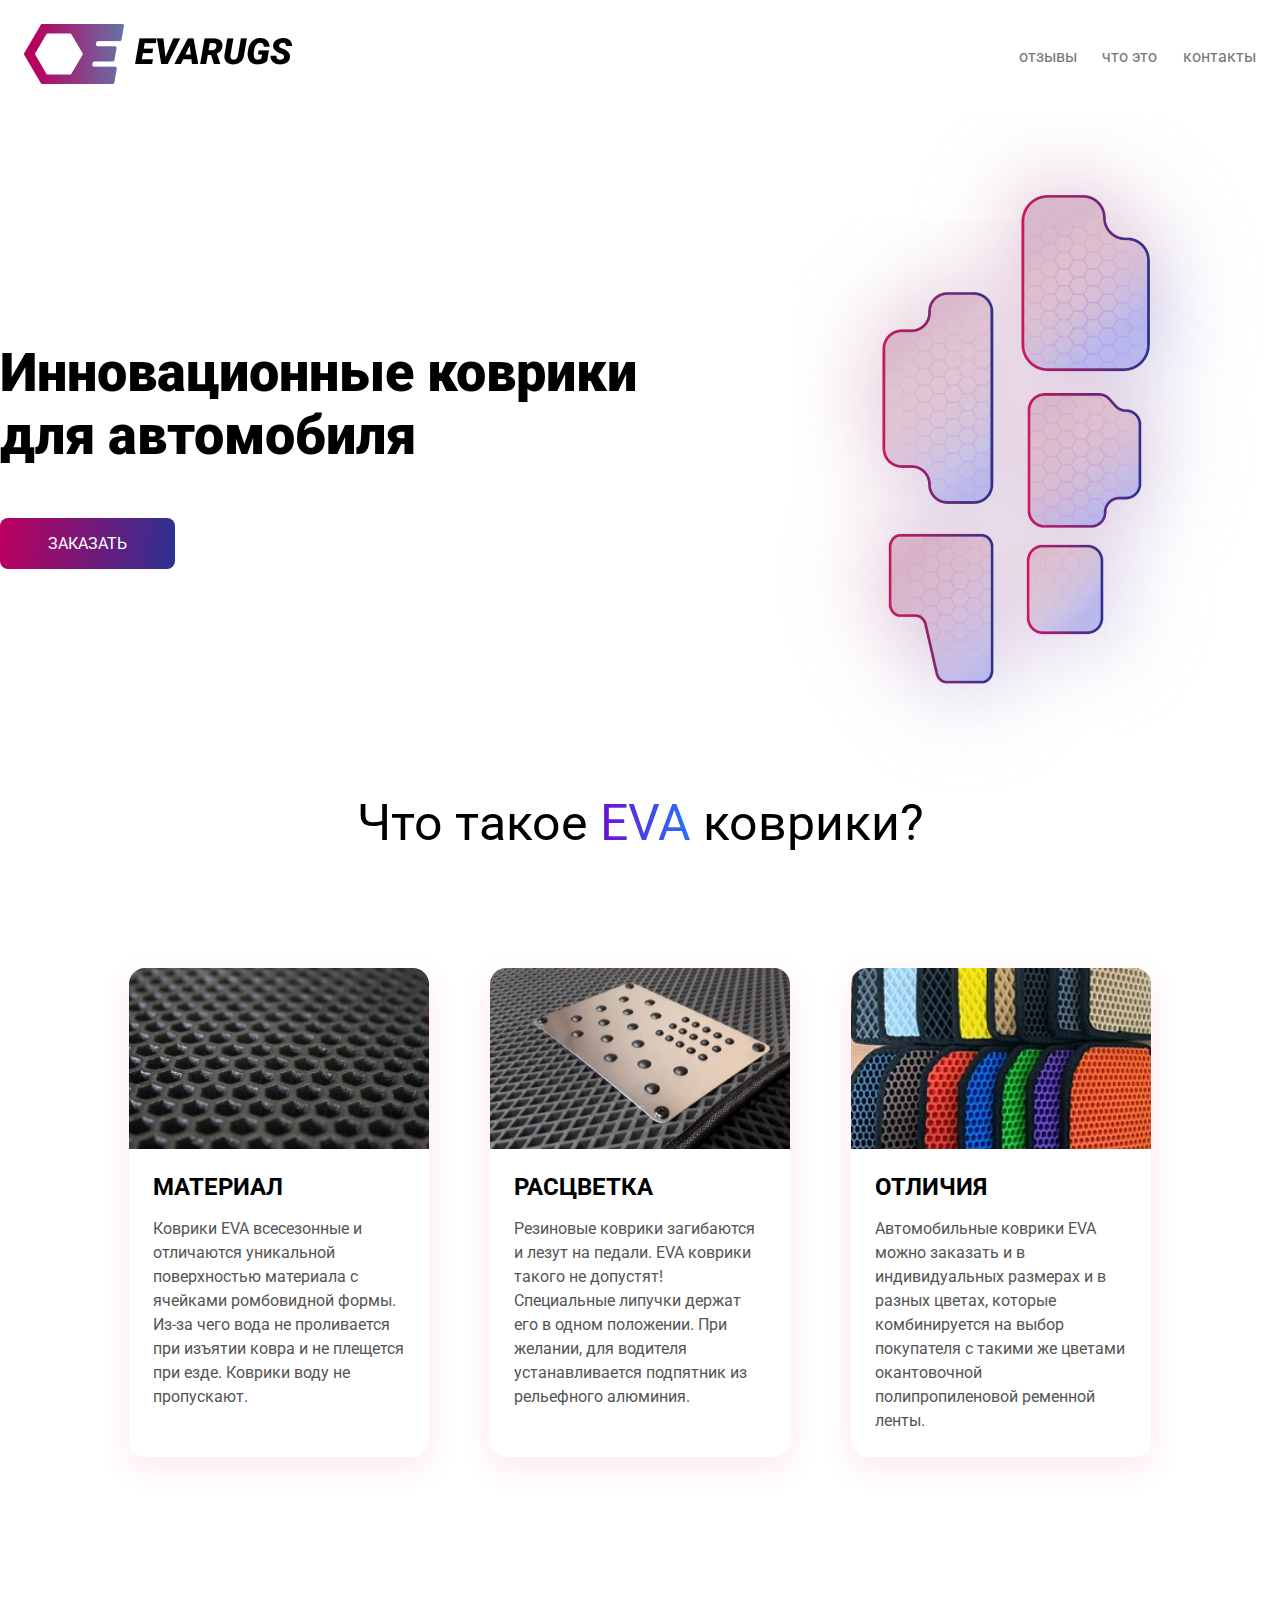
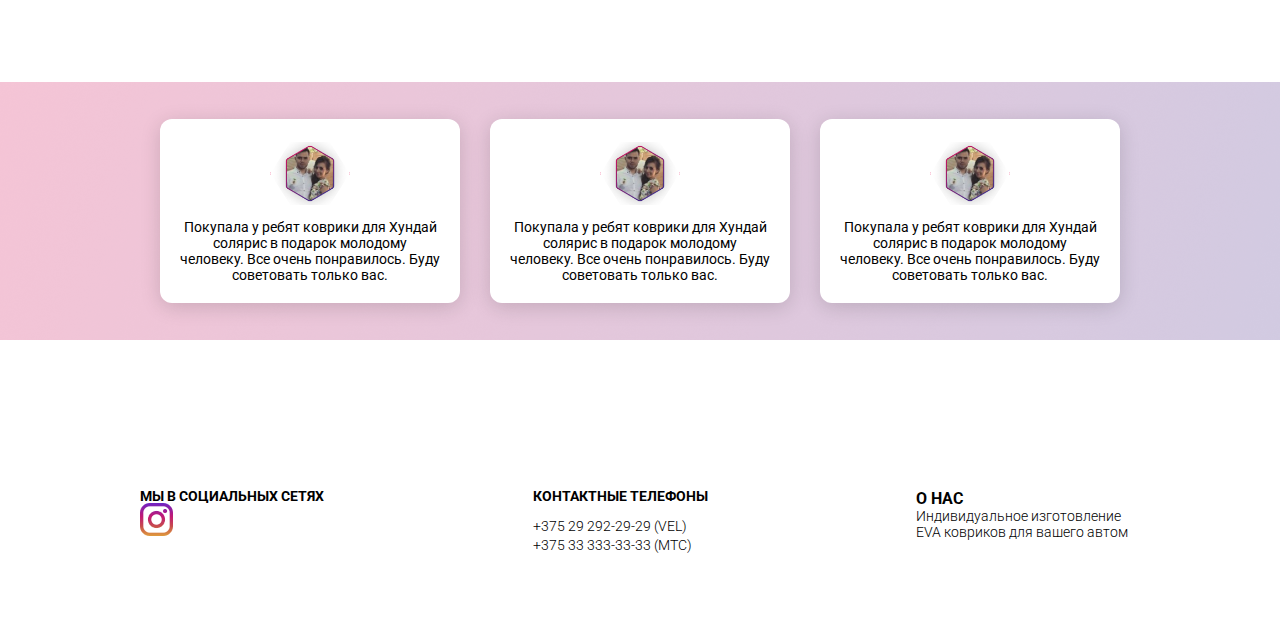
<file: index.html>
<!DOCTYPE html>
<html lang="en">
<head>
    <meta charset="UTF-8">
    <meta name="viewport" content="width=device-width, initial-scale=1.0">
    <title>Document</title>
    <link rel="preconnect" href="https://fonts.googleapis.com">
<link rel="preconnect" href="https://fonts.gstatic.com" crossorigin>
<link href="https://fonts.googleapis.com/css2?family=DM+Serif+Display:ital@0;1&family=Inter:ital,opsz,wght@0,14..32,100..900;1,14..32,100..900&family=Montserrat:ital,wght@0,100..900;1,100..900&family=Open+Sans:ital,wght@0,300..800;1,300..800&family=Poppins:ital,wght@0,100;0,200;0,300;0,400;0,500;0,600;0,700;0,800;0,900;1,100;1,200;1,300;1,400;1,500;1,600;1,700;1,800;1,900&family=Public+Sans:ital,wght@0,100..900;1,100..900&family=Quantico:ital,wght@0,400;0,700;1,400;1,700&family=Roboto:ital,wght@0,100..900;1,100..900&family=Rubik:ital,wght@0,300..900;1,300..900&display=swap" rel="stylesheet">
    <link rel="stylesheet" href="main.css">
</head>
<body>
    
    <header class="header container">
        <nav class="nav">
            <a href="" class="logo">
                <img src="img/Group 3 (1).png" alt="">
            </a>
    
                <ul>
                    <li><a href="" class="nav__link">отзывы</a></li>
                    <li><a href="" class="nav__link">что это</a></li>
                    <li><a href="" class="nav__link">контакты</a></li>
                </ul>
        </nav>
        <div class="header__content">
            <div class="header__content-text">
                <h2 class="header__content-title">Инновационные коврики 
    для автомобиля</h2>
                <a href="form.html" class="btn">
                    ЗАКАЗАТЬ
                </a>
            </div>
            <img src="img/коврф 1.png" alt="">
        </div>
        <h1 class="h1">Что такое <span class="gradient-text">EVA</span> коврики?</h1>

 <div class="card__king">
           <div class="card">
  <img src="img/image00004 1.jpg" alt="">
  <div class="card-content">
    <h2>МАТЕРИАЛ</h2>
    <p>
      Коврики EVA всесезонные и отличаются уникальной поверхностью материала с ячейками ромбовидной формы. 
      Из-за чего вода не проливается при изъятии ковра и не плещется при езде. Коврики воду не пропускают.
    </p>
  </div>
</div>
    <div class="card">
  <img src="img/file 1.jpg" alt="">
  <div class="card-content">
    <h2>РАСЦВЕТКА </h2>
    <p>
      Резиновые коврики загибаются и лезут на педали. EVA коврики такого не допустят! Специальные липучки держат его в одном положении. При желании, для водителя устанавливается подпятник из рельефного алюминия.
    </p>
  </div>
</div>

  <div class="card">
  <img src="img/kov1-1-300x225 1.jpg" alt="">
  <div class="card-content">
    <h2>ОТЛИЧИЯ</h2>
    <p>
      Автомобильные коврики EVA можно заказать и в индивидуальных размерах и в разных цветах, которые комбинируется на выбор покупателя с такими же цветами окантовочной полипропиленовой ременной ленты.
    </p>
  </div>
</div>

  
    </header>

    <div class="testimonials-section">
    <div class="testimonial-card">
      <div class="hexagon">
        <img src="img/Mask Group.png" alt="avatar" />
      </div>
      <p>
        Покупала у ребят коврики для Хундай солярис в подарок молодому человеку.
        Все очень понравилось. Буду советовать только вас.
      </p>
    </div>
    <div class="testimonial-card">
      <div class="hexagon">
        <img src="img/Mask Group.png" alt="avatar" />
      </div>
      <p>
        Покупала у ребят коврики для Хундай солярис в подарок молодому человеку.
        Все очень понравилось. Буду советовать только вас.
      </p>
    </div>
    <div class="testimonial-card">
      <div class="hexagon">
        <img src="img/Mask Group.png" alt="avatar" />
      </div>
      <p>
        Покупала у ребят коврики для Хундай солярис в подарок молодому человеку.
        Все очень понравилось. Буду советовать только вас.
      </p>
    </div>
  </div>

  <div class="konew container2">
    <div class="inst">
        <p>МЫ В СОЦИАЛЬНЫХ СЕТЯХ</p>
        <img src="img/512px-Instagram_new 1.png" alt="">
    </div>
    <div class="go">
      <p class="ppp">КОНТАКТНЫЕ ТЕЛЕФОНЫ</p><br>
      <p class="pp">+375 29 292-29-29 (VEL) <br><br>

+375 33 333-33-33 (МТС)</p>
    </div>
    <div class="o_nas">
      <h4>О НАС</h4>
      <p class="ff">Индивидуальное изготовление EVA ковриков для вашего автом</p>
    </div>
  </div>

  <div class="beli__konew">
    
  </div>

</body>
</html>
</file>
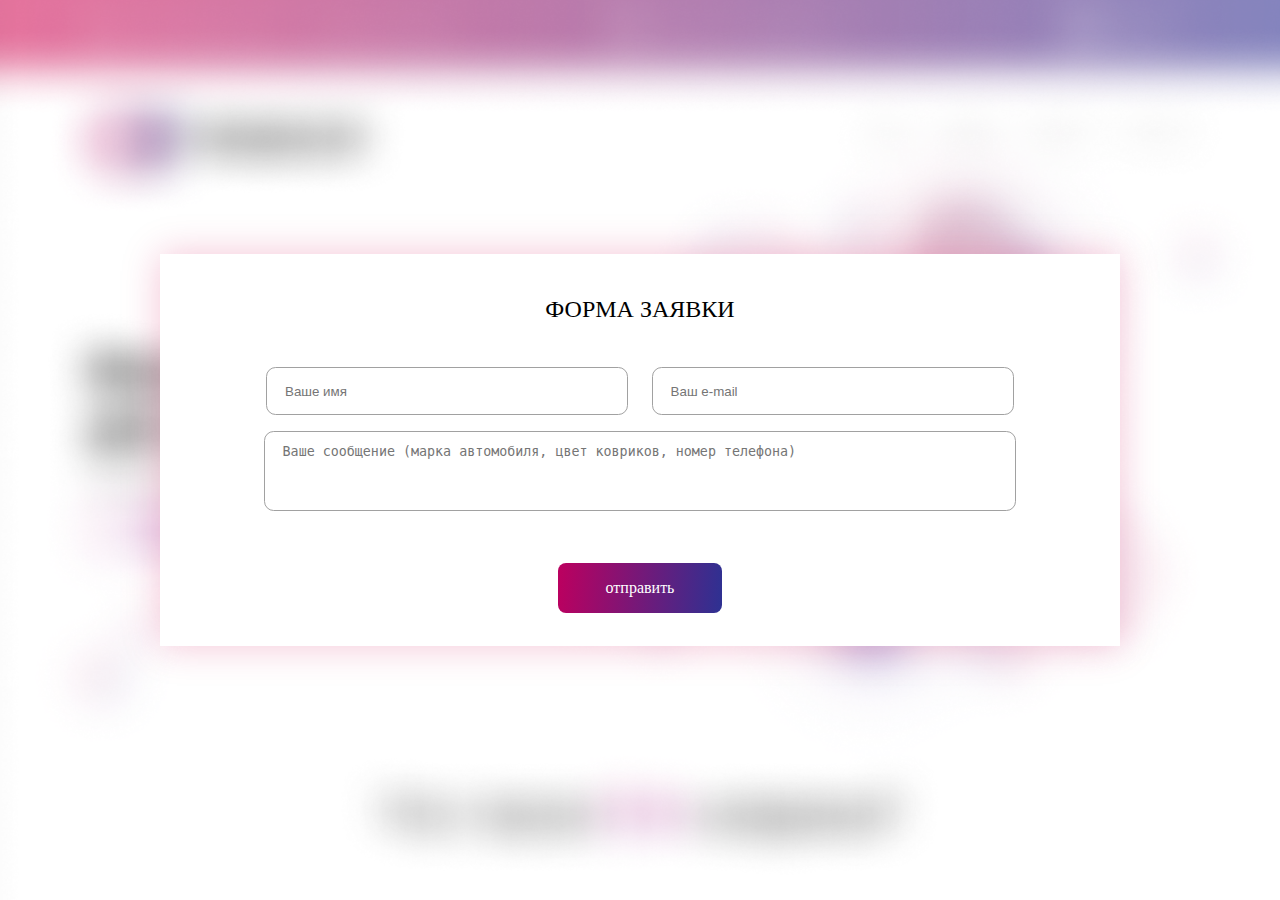
<file: form.html>
<!DOCTYPE html>
<html lang="en">
<head>
    <meta charset="UTF-8">
    <meta name="viewport" content="width=device-width, initial-scale=1.0">
    <title>Document</title>
    <link rel="stylesheet" href="form.css">
</head>
<body>
    
    <div class="parent ">

    <form action="" class="form">
        <h2>форма заявки</h2>
        <div class="inputs">
            <input type="text" placeholder="Ваше имя">
            <input type="email" placeholder="Ваш e-mail">
        </div>
          <textarea placeholder="Ваше сообщение (марка автомобиля, цвет ковриков, номер телефона)" name="" id=""></textarea>

          <div class="btn">отправить</div>
    </form>

    </div>


</body>
</html>
</file>
<file: main.css>
*{
    margin: 0;
    padding: 0;
    box-sizing: border-box;
    list-style: none;
    text-decoration: none;
    font-family: Roboto;
}

.container{
    max-width: 1400px;
    margin: 0 auto;
}

:root{
    --text-white: white;
    --text-black: black;
    font-size: 16px;
    --font_r : 'Roboto';
    --gradient_bg: linear-gradient(95.2deg, #B90160 2.23%, #2E3192 99.51%);
    --desc: #737373;
    --gradient_Card :linear-gradient(94.31deg, rgba(212, 20, 90, 0.25) 0.96%, rgba(46, 49, 146, 0.25) 104.83%);
    --shadow : 4px 4px 4px pink;

}

.nav__link{
    color: var(--desc);
}

.nav{
    display: flex;
    align-items: center;
    justify-content: space-between;
    padding: 1.5rem;
}

.nav ul{
    display: flex;
    gap: 1.6rem;
}

.header__content{
    display: flex;
    align-items: center;
    justify-content: space-between;
}

.header__content-title{
    font-size: 3.4rem;
    width: 42rem;
    font-weight: 900;
}

.btn{
    outline: none;
    border: none;
    background-color: transparent;
    background: var(--gradient_bg);
    color: var(--text-white);
    padding: 1rem 3rem;
    border-radius: 0.5rem;
    margin-top: 3.2rem;
    display: block;
    width: max-content;
}

.g{
    background: var(--gradient_bg);
    -webkit-background-clip: var(--text-black);
    -webkit-text-fill-color: transparent;
}

.h1{
    font-family: Roboto;
font-weight: 400;
font-size: 50px;
line-height: 100%;
letter-spacing: 0%;
text-align: center;
outline: none;

    
}

.gradient-text {
  background: linear-gradient(to right, #6a11cb, #2575fc);
  -webkit-background-clip: text;
  -webkit-text-fill-color: transparent;
}

.card {
  width: 300px;
  border-radius: 1rem;
  overflow: hidden;
  background: white;
  box-shadow: 0 10px 30px rgba(255, 0, 128, 0.1); 
  transition: transform 0.3s;
}

.card:hover {
  transform: translateY(-5px);
}

.card img {
  width: 100%;
  height: auto;
  display: block;
}

.card-content {
  padding: 1.5rem;
}

.card-content h2 {
  font-size: 1.5rem;
  font-weight: 700;
  margin-bottom: 1rem;
}

.card-content p {
  font-size: 1rem;
  color: #555;
  line-height: 1.5;
}

.card__king{
    display: flex;
    gap: 61px;
    justify-content: center;
    margin-top: 120px;
}

.testimonials-section {
  display: flex;
  gap: 30px;
  margin-top: 225px;
  justify-content: center;
  background: url(img/Rectangle\ 6.png);
  padding: 37px;
}

.inst p{
  font-family: Roboto;
font-weight: 700;
font-size: 14px;
line-height: 100%;
letter-spacing: 0%;
}

.pp{
  font-family: Roboto;
font-weight: 300;
font-size: 14px;
line-height: 9.5px;
letter-spacing: 0%;

}

.konew{
  display: flex;
  justify-content: space-between;
}

.ppp{
  font-family: Roboto;
font-weight: 700;
font-size: 14px;
line-height: 100%;
letter-spacing: 0%;

}

.ff{
  width: 224px;
height: 32px;
top: 2225px;
left: 967px;
font-family: Roboto;
font-weight: 300;
font-size: 14px;
line-height: 16px;
letter-spacing: 0%;

}

.inst{
   margin-top: 149px;
}

.go{
   margin-top: 149px;
}

.o_nas{
   margin-top: 149px;
}

.beli__konew{
  margin-top: 68px;
}

.testimonial-card {
  background: white;
  border-radius: 12px;
  padding: 20px;
  max-width: 300px;
  box-shadow: 0 4px 20px rgba(0, 0, 0, 0.15);
  text-align: center;
  position: relative;
}

.testimonial-card .hexagon {
  width: 80px;
  height: 70px;
  background: transparent;
  clip-path: polygon(
    25% 5%, 75% 5%,
    100% 50%, 75% 95%,
    25% 95%, 0% 50%
  );
  margin: 0 auto -20px;
  background: white;
  box-shadow: 0 0 0 4px #e91e63;
  position: relative;
  z-index: 1;
}

.hexagon img {
  width: 100%;
  height: 100%;
  object-fit: cover;
  clip-path: inherit;
}

.testimonial-card p {
  margin-top: 30px;
  font-size: 14px;
}

.container2{
  max-width: 1000px;
  margin: 0 auto;
}

@media (max-width: 992px) {
  .header__content {
    flex-direction: column;
  }

  .header__content-title {
    font-size: 2rem;
    width: 25rem;
    text-align: center;
  }

  .btn {
    padding: 1rem 2rem;
  }

  .header__content-text {
    display: flex;
    flex-direction: column;
    align-items: center;
  }
}

@media (max-width: 768px) {
  .nav ul {
    display: none;
  }

  .menu {
    display: flex;
  }
}

@media (max-width: 655px;) {
    .card__king{
        flex-direction: column;
        width: 100%;
    }
}
</file>
<file: form.css>
*{
    margin: 0;
    padding: 0;
    box-sizing: border-box;
}

:root{
    --text-white: white;
    --text-black: black;
    font-size: 16px;
    --font_r : 'Roboto';
    --gradient_bg: linear-gradient(95.2deg, #B90160 2.23%, #2E3192 99.51%);
    --desc: #737373;
    --gradient_Card :linear-gradient(94.31deg, rgba(212, 20, 90, 0.25) 0.96%, rgba(46, 49, 146, 0.25) 104.83%);
    --shadow : 4px 4px 4px pink;

}

body{
    height: 100vh;
    background: url(img/Rectangle\ 18\ \(1\).png) no-repeat center /cover;
}

.form{
    box-shadow: 0px 0px 35px 0px #D4145A40;
    max-width: 75%;
    margin: auto;
    height: 392px;
    width: 75%;
    background-color: var(--text-white);
    display: flex;
    flex-direction: column;
    align-items: center;
}

.form h2{
    font-size: 1.5rem;
    font-weight: 500;
    font-family: var(--font_r);
    text-transform: uppercase;
    margin-top: 2.6rem;
}

.parent{
    display: flex;
    justify-content: center;
    align-items: center;
    height: 100vh;
    margin: auto;
}

.inputs{
    display: flex;
    gap: 1.5rem;
    margin-top: 2.8rem;

}

input{
    outline: none;
    border: 1px solid #A1A1A1;
    border-radius: 0.6rem;
    padding-left: 1.1rem;
    width: 22.6rem;
    height: 3rem;
}

textarea{
    margin-top: 1rem;
     outline: none;
    border: 1px solid #A1A1A1;
    border-radius: 0.6rem;
    padding-left: 1.1rem;
    resize: none;
    width: 47rem;
    height: 5rem;
    padding-top: 0.7rem;

}

.btn{
    outline: none;
    border: none;
    background-color: transparent;
    background: var(--gradient_bg);
    color: var(--text-white);
    padding: 1rem 3rem;
    border-radius: 0.5rem;
    margin-top: 3.2rem;
    display: block;
    width: max-content;
}
</file>
